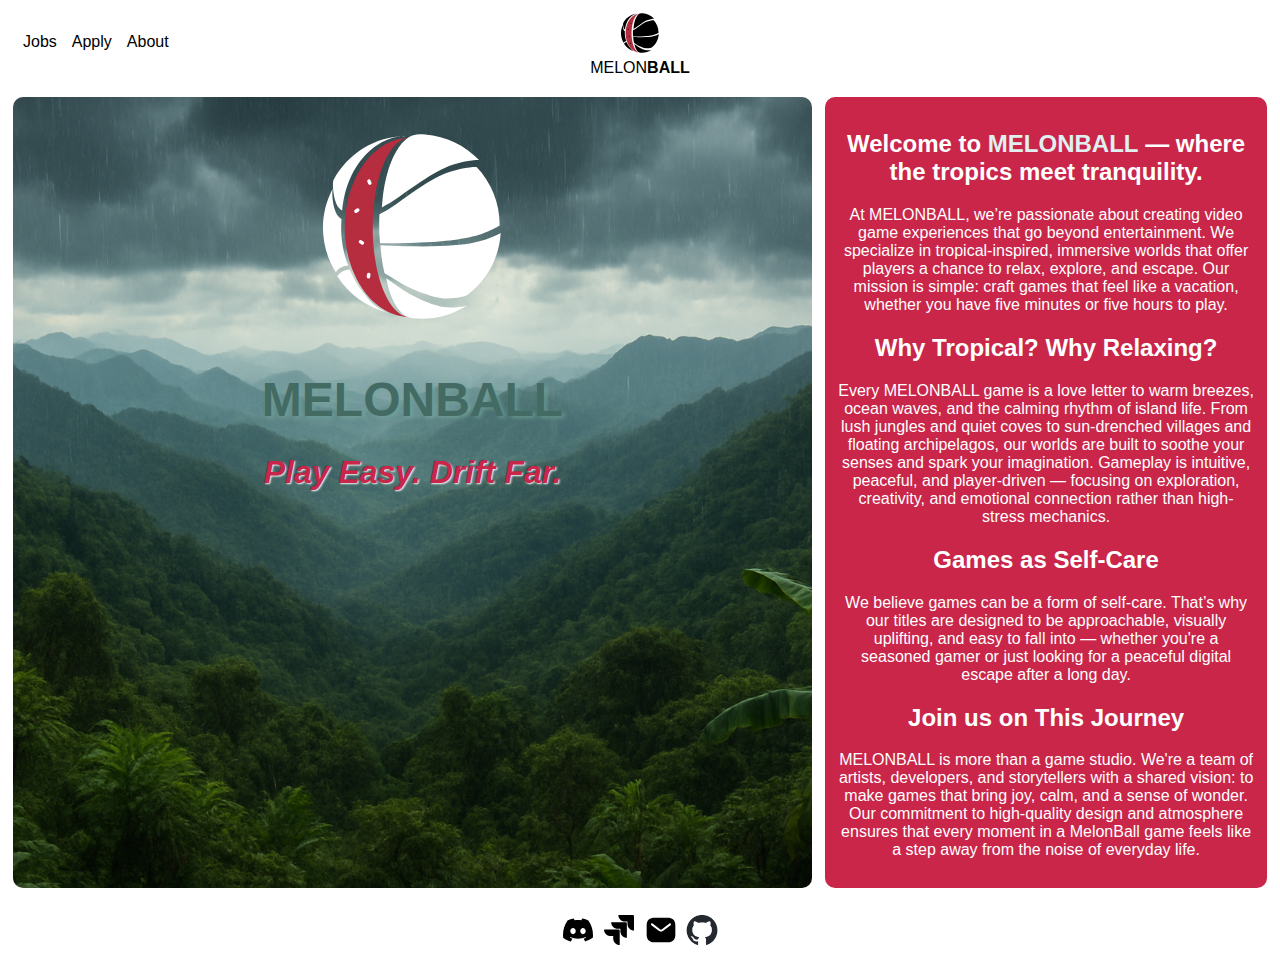
<file: index.html>
<!--
    - Company details (logo, name, slogan, description, image), 
    - common navigation menu, 
    - footer with Jira & GitHub repository link, 
    - email link (info@companyname.com).

    - Must display a background graphic using CSS.

    JIRA Link: 
-->

<!DOCTYPE html>

<html lang="en">
    <head>

        <meta charset="UTF-8">

        <!-- Responsive Web Design -->
        <meta name="viewport" content="width=device-width, initial-scale=1.0">

        <!-- HTML Page Description for SEO -->
        <meta name="description" content="Main landing page for MelonBall, a game development company specializing in tropical, relaxing, immersive games.">

        <!-- Keywords for SEO -->
        <meta name="keywords" content="Melonball, tropical, relaxing, immersive, games">

        <!-- Author Information -->
        <meta name="author" content="Jonah, James, Kia and Duc">

        <!-- Link to external CSS File -->
        <link rel="stylesheet" href="styles/stylessheet.css">

        <!-- Title of Web Page-->
        <title>MelonBall - Play Easy. Drift Far.</title>
        <!-- Embedded CSS for right panel text styling -->
        <style>
          .index_rightpanel h2 {
            color: #ffffff;
          }

          .index_rightpanel p {
            color: #ffffff;
            font-weight: lighter;
          }

          .index_rightpanel a {
            color: #ffffff;
            text-decoration: none;
          }

          .index_rightpanel a:hover {
            text-decoration: underline;
            text-decoration-color: rgb(103, 147, 161);
          }
        </style>
    </head>
    <body>
        <header>
          <!-- Header -->
          <!-- Hamburger Menu -->
          <label class="hamburger_menu" for="hamburger">
            <span class="hidden_text">hidden</span>
            <input type="checkbox" name="hamburger" id="hamburger">
          </label>
          <div class="sidebar">
            <nav>
                <ul>
                  <li><a href="jobs.html">Jobs</a></li>
                  <li><a href="apply.html">Apply</a></li>
                  <li><a href="about.html">About</a></li>
                </ul>
            </nav>
          </div>
          <!-- Normal Header -->
          <div class="header_container">
            <div class="nav_container">
              <nav>
                <ul>
                  <li><a href="jobs.html">Jobs</a></li>
                  <li><a href="apply.html">Apply</a></li>
                  <li><a href="about.html">About</a></li>
                </ul>
              </nav>
            </div>            
            <div class="logo_container">
              <a href="index.html"><img id="logo" src="images/Logo_Black.svg" 
                alt="MELONBALL logo with white curved segments and a bold red stripe, outlined in black" title="MELONBALL Logo">
              </a>
              <p>MELON<strong>BALL</strong></p>
            </div>
            <div class="right_spacer"></div>
          </div>
          <!-- End of Header -->
        </header>
        <main>
        <!--Container for Flexbox that contains nested containers for left and right panel-->
          <div class="index_container">  
            <!--Left Panel with Logo, Company Name and Slogan-->
            <div class="index_leftpanel">
              <div class="index_text-overlay">
                <img id="white_logo" src="images/Logo_White.svg" alt="This is a white outlined version of MELONBALL's Logo against
                a cloudy rainforest" class="index_logo" title="Light MELONBALL Logo">
                <h1><strong>MELONBALL</strong></h1>
                <h2><em>Play Easy. Drift Far.</em></h2>
              </div>
            </div> 
            <!--Text Generated By ChatGPT-->
            <!--Right Panel with accessibility label. Contains info about company-->
            <div class="index_rightpanel" aria-labelledby="Introduction">
              <section id="Introduction">
              <!--Company Description with inline styling for MELONBALL-->
                <h2>Welcome to <strong style="color: #E0F0F0;">MELONBALL</strong> — where the tropics meet tranquility.</h2>
                  <p>
                      At MELONBALL, we’re passionate about creating video game experiences 
                      that go beyond entertainment. We specialize in tropical-inspired, 
                      immersive worlds that offer players a chance to relax, explore, and 
                      escape. Our mission is simple: craft games that feel like a 
                      vacation, whether you have five minutes or five hours to play.
                  </p>
                <h2>Why Tropical? Why Relaxing?</h2>
                  <p>
                      Every MELONBALL game is a love letter to warm breezes, ocean waves,
                      and the calming rhythm of island life. From lush jungles and quiet 
                      coves to sun-drenched villages and floating archipelagos, our worlds
                      are built to soothe your senses and spark your imagination. Gameplay 
                      is intuitive, peaceful, and player-driven — focusing on exploration,
                      creativity, and emotional connection rather than high-stress mechanics.
                  </p>  
                <h2>Games as Self-Care</h2>
                  <p>
                      We believe games can be a form of self-care. That’s why our titles are 
                      designed to be approachable, visually uplifting, and easy to fall into — 
                      whether you're a seasoned gamer or just looking for a peaceful digital 
                      escape after a long day.
                  </p>
                <!--anchor tag that the embedded CSS underlines. Takes to jobs.html-->
                <h2><a href="jobs.html"> Join us on This Journey</a></h2>
                  <p>
                      MELONBALL is more than a game studio. We're a team of artists, developers, 
                      and storytellers with a shared vision: to make games that bring joy, calm, 
                      and a sense of wonder. Our commitment to high-quality design and atmosphere 
                      ensures that every moment in a MelonBall game feels like a step away from the 
                      noise of everyday life.
                  </p>
              </section>
            </div>
          </div>
        </main>
        <!-- Footer with links to Discord, Jira and email-->
        <footer class="footer_container">
          <a href="https://discord.com"><img class="footer_logo" src="images/discord.svg" alt="Our Discord server"></a>
          <a href="https://jonahclydeswin.atlassian.net/jira/software/projects/SCRUM/boards/1/timeline"><img class="footer_logo" src="images/jira.svg" alt="Our Jira board"></a>
          <a href="mailto:info@melonball.com"> <img class="footer_logo" src="images/email.svg" alt="Email us"></a>
          <a href="https://github.com/ThankYouBonsai/Applied_Web_Project_G01.git"><img class="footer_logo" src="images/github-mark.png" alt="Github Repository"> </a>
        </footer>
    </body>
</html>
</file>
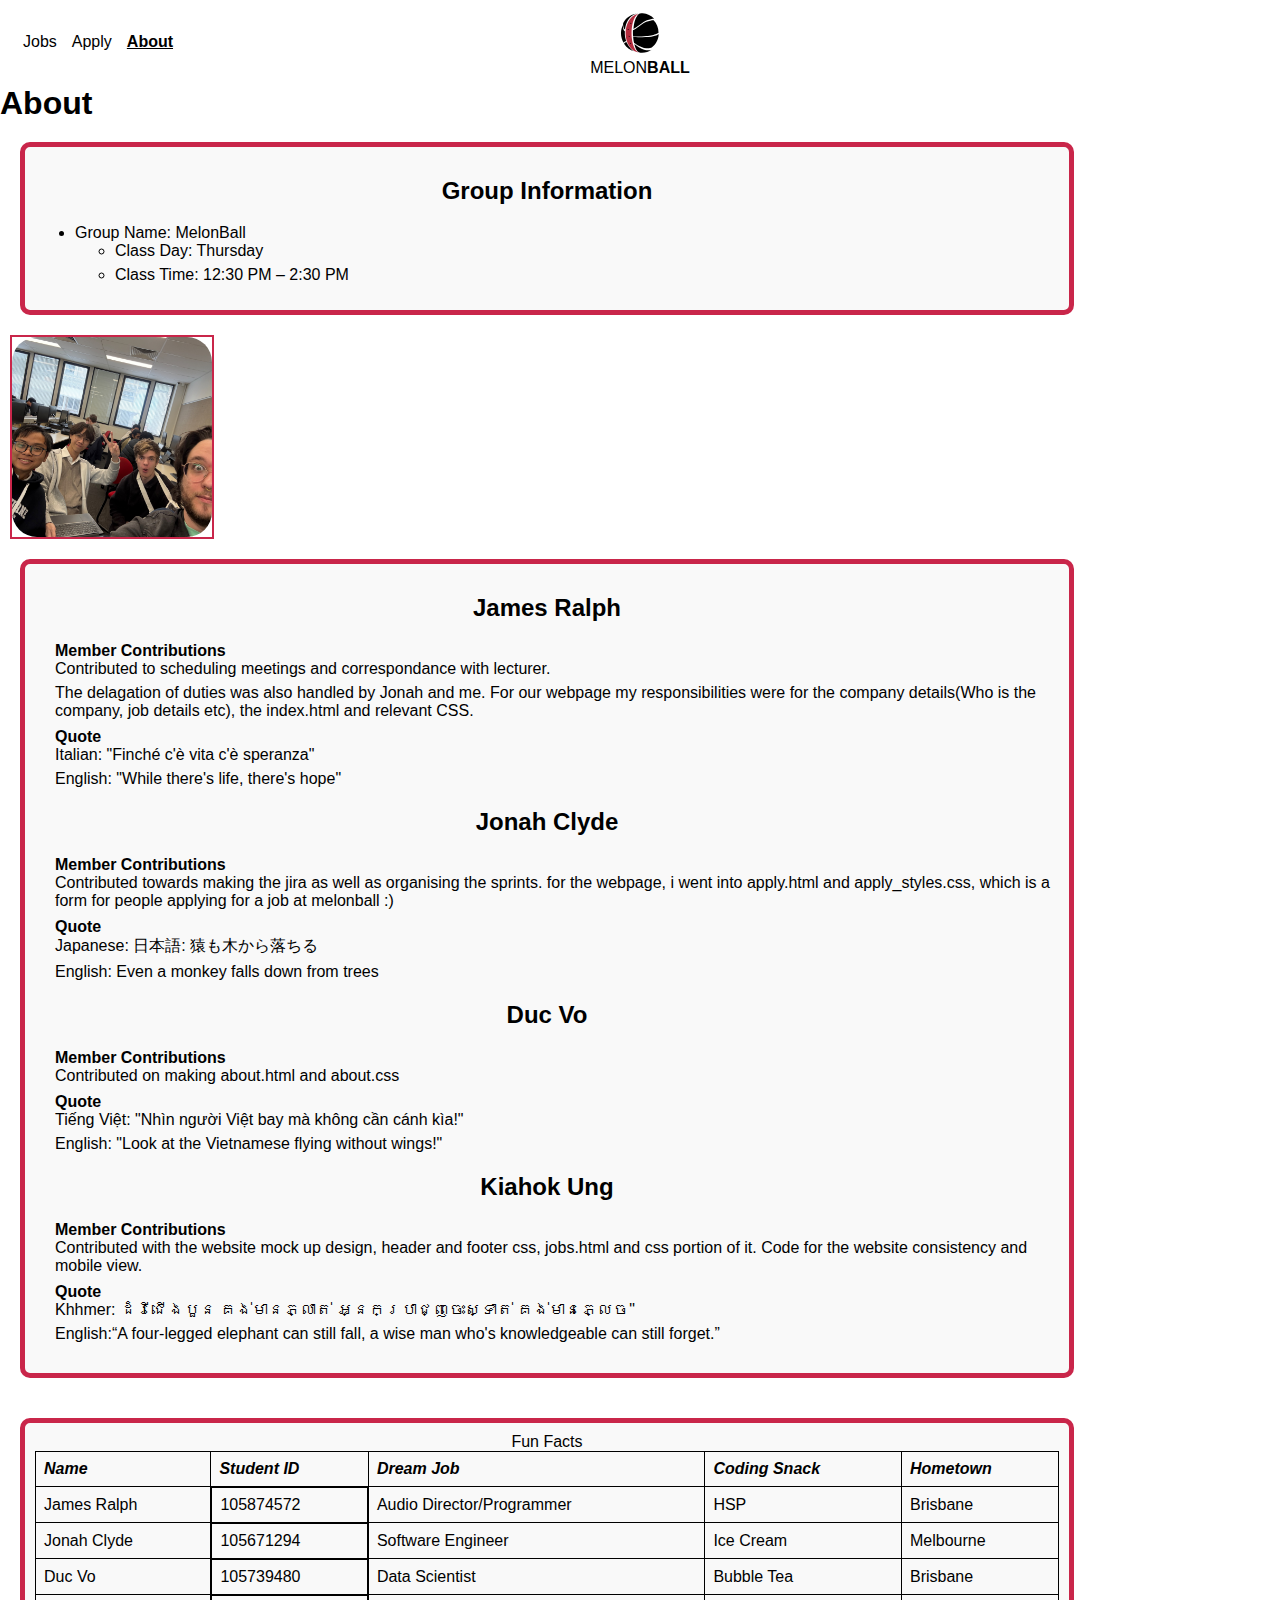
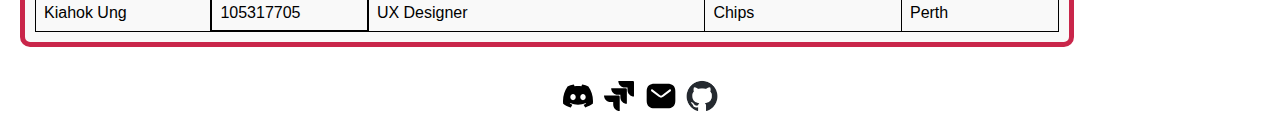
<file: about.html>
<!--Team profile page with:
 - Group name, class day/time (nested list)
 - Member contributions + quotes (definition list; first/favourite language + translation)
 - Group photo (<300KB) with <figure> + caption
 - Fun facts table with caption (eg., dream job, coding snack, hometown)

 - Student IDs styled on right side, group photo in <figure> 
   with border, table with bold headers, colours in hex, hover effects.
-->

<!DOCTYPE html>

<html lang="en">
    <head>

        <meta charset="UTF-8">

        <!-- Responsive Web Design -->
        <meta name="viewport" content="width=device-width, initial-scale=1.0">

        <!-- HTML Page Description for SEO -->
        <meta name="description" content="">

        <!-- Keywords for SEO -->
        <meta name="keywords" content="">

        <!-- Author Information -->
        <meta name="author" content="Jonah, James, Kia and Duc">

        <!-- Link to external CSS File -->
         <link rel="stylesheet" href="styles/stylessheet.css">
        
        <!-- Title of Web Page-->
        <title> About </title>
    </head>
    <body>
       <header>
          <!-- Header -->
          <!-- Hamburger Menu -->
          <label class="hamburger_menu" for="hamburger">
            <span class="hidden_text">hidden</span>
            <input type="checkbox" name="hamburger" id="hamburger">
          </label>
          <div class="sidebar">
            <nav>
                <ul>
                  <li><a href="jobs.html">Jobs</a></li>
                  <li><a href="apply.html">Apply</a></li>
                  <li><a href="about.html" class="activePage">About</a></li>
                </ul>
            </nav>
          </div>
          <!-- Normal Header -->
          <div class="header_container">
            <div class="nav_container">
              <nav>
                <ul>
                  <li><a href="jobs.html">Jobs</a></li>
                  <li><a href="apply.html">Apply</a></li>
                  <li><a href="about.html" class="activePage">About</a></li>
                </ul>
              </nav>
            </div>            
            <div class="logo_container">
              <a href="index.html"><img id="logo" src="images/Logo_Black.svg" alt="This is Melonballs Logo"></a>
              <p>MELON<strong>BALL</strong></p>
            </div>
            <div class="right_spacer"></div>
          </div>
          <!-- End of Header -->
      </header>
        
        <main>
            <h1> About </h1>
              <section class = "about-section">
                <h2>Group Information</h2>
                <ul>
                  <li>Group Name:  MelonBall
                    <ul>
                      <li>Class Day: Thursday</li>
                      <li>Class Time: 12:30 PM – 2:30 PM</li>
                    </ul>
                  </li>
                </ul>
              </section>
            <figure class = "photo-box">
                <img class="group-photo" src="images/group_photo.jpeg" width="220"alt="Group Photo">
                <figcaption> Our Group Photo </figcaption>
            </figure>
            <!--Span for the languages I got from Google AI Summary-->
            <section class = "about-section">
                <h2> James Ralph</h2>
                <dl>
                  <dt>Member Contributions</dt>
                  <dd>Contributed to scheduling meetings and correspondance with lecturer.</dd>
                  <dd>The delagation of duties was also handled by Jonah and me. For our webpage my 
                  responsibilities were for the company details(Who is the company, job details etc),
                  the index.html and relevant CSS. </dd>
                  <dt> Quote </dt>
                  <dd>Italian: <span lang="it">"Finché c'è vita c'è speranza"</span></dd>
                  <dd>English: "While there's life, there's hope"</dd>
                </dl>
                <h2> Jonah Clyde</h2>
                <dl>
                  <dt>Member Contributions</dt>
                  <dd>Contributed towards making the jira as well as organising the sprints. 
                      for the webpage, i went into apply.html and apply_styles.css, which is
                      a form for people applying for a job at melonball :)</dd>
                  <dt> Quote </dt>
                  <dd> Japanese: <span lang="ja">日本語: 猿も木から落ちる</span></dd>
                  <dd> English: Even a monkey falls down from trees</dd>
                </dl>
                <h2> Duc Vo</h2>
                <dl>
                  <dt>Member Contributions</dt>
                  <dd>Contributed on making about.html and about.css</dd>
                  <dt> Quote </dt>
                  <dd> Tiếng Việt: <span lang="vi">"Nhìn người Việt bay mà không cần cánh kìa!"</span></dd>
                  <dd> English: "Look at the Vietnamese flying without wings!" </dd>
                </dl>
                <h2>Kiahok Ung</h2>
                <dl >
                  <dt>Member Contributions</dt>
                  <dd>Contributed with the website mock up design, header and footer css, jobs.html and css 
                      portion of it. Code for the website consistency and mobile view. </dd>
                  <dt> Quote </dt>
                  <dd>Khhmer: <span lang="km">ដំរី​ជើង​បួន គង់​មាន​ភ្លាត់ អ្នកប្រាជ្ញ​ចេះ​ស្ទាត់ គង់​មាន​ភ្លេច"</span></dd>
                  <dd>English:“A four-legged elephant can still fall, a wise man who's knowledgeable can still forget.”</dd>
                </dl>
            </section>
        </main>
            <section class = "about-section">
            <table>
                 <caption>Fun Facts</caption>
                 <thead>
                   <tr>
                     <th> Name </th>
                     <th> Student ID </th>
                     <th> Dream Job </th>
                     <th> Coding Snack </th>
                     <th> Hometown </th>
                   </tr>
                 <tbody>
                   <tr>
                     <td> James Ralph </td>
                     <td class="align_right"> 105874572 </td>
                     <td> Audio Director/Programmer</td>
                     <td> HSP </td>
                     <td> Brisbane </td>
                   </tr>
                   <tr>
                     <td> Jonah Clyde </td>
                     <td class="align_right"> 105671294 </td>
                     <td> Software Engineer </td>
                     <td> Ice Cream </td>
                     <td> Melbourne </td>
                   </tr>
                   <tr>
                     <td> Duc Vo </td>
                     <td class="align_right"> 105739480 </td>
                     <td> Data Scientist </td>
                     <td> Bubble Tea </td>
                     <td> Brisbane </td>
                   </tr>
                   <tr>
                     <td> Kiahok Ung </td>
                     <td class="align_right"> 105317705 </td>
                     <td> UX Designer </td>
                     <td> Chips </td>
                     <td> Perth </td>
                   </tr>
                 </tbody>
               </table>
             </section>   
        <footer class="footer_container">
          <a href="https://discord.com"><img class="footer_logo" src="images/discord.svg" alt="Our Discord server"></a>
          <a href="https://jonahclydeswin.atlassian.net/jira/software/projects/SCRUM/boards/1/timeline"><img class="footer_logo" src="images/jira.svg" alt="Our Jira board"></a>
          <a href="mailto:info@melonball.com"> <img class="footer_logo" src="images/email.svg" alt="Email us"></a>
          <a href="https://github.com/ThankYouBonsai/Applied_Web_Project_G01.git"><img class="footer_logo" src="images/github-mark.png" alt="Github Repository"> </a>
        </footer>
    </body>
</html>
</file>
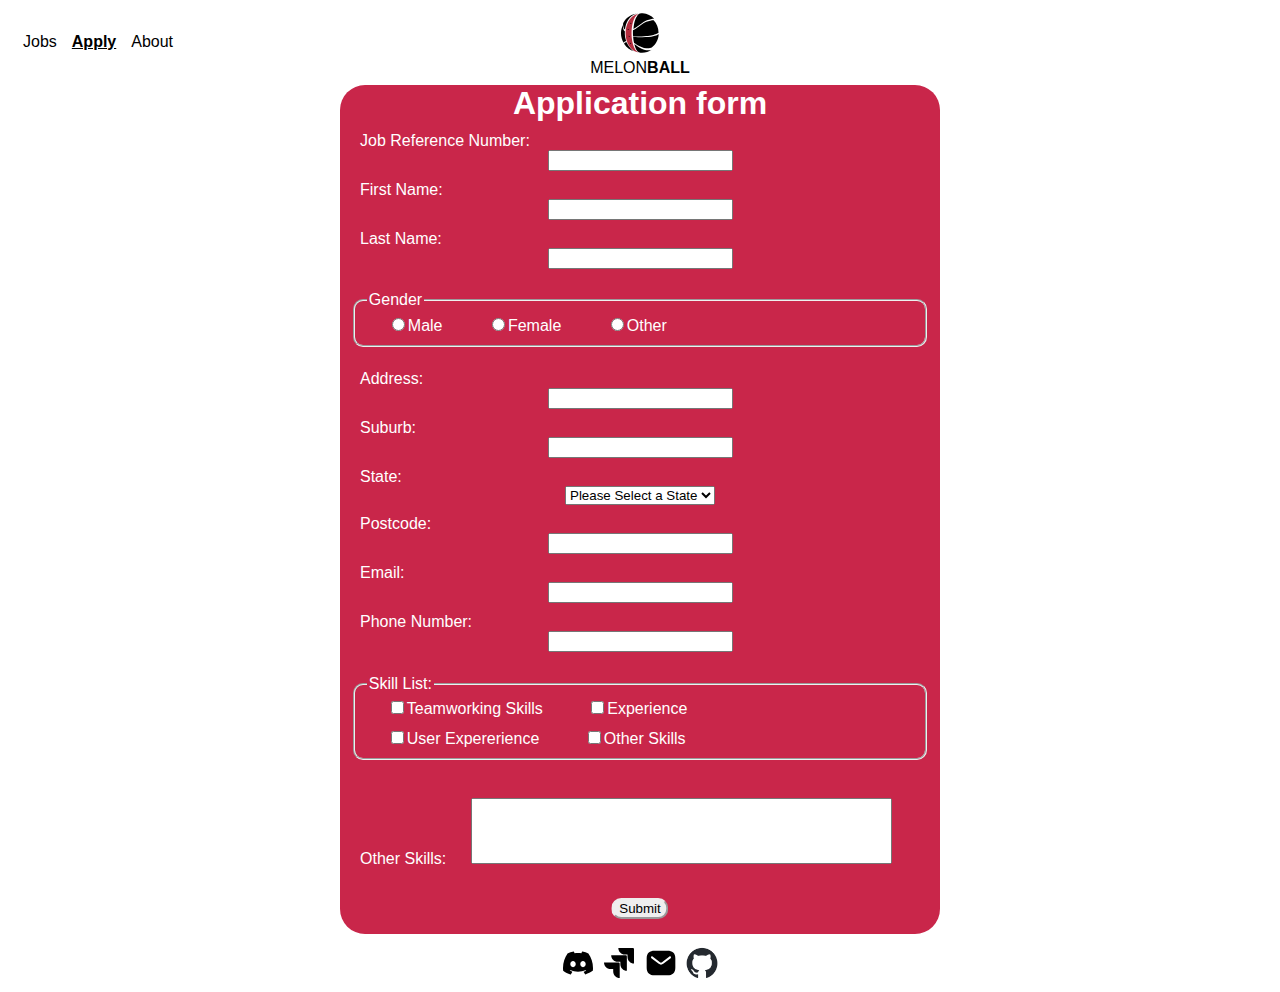
<file: apply.html>
<!--
Job application form with HTML5 validation and POST to formtest.php

- Use Flexbox/Grid for form layout, styled inputs/labels/button.
A Requirement given by the industry guest lecturer.
-->

<!DOCTYPE html>

<html lang="en">
    <head>

        <meta charset="UTF-8">

        <!-- Responsive Web Design -->
        <meta name="viewport" content="width=device-width, initial-scale=1.0">

        <!-- HTML Page Description for SEO -->
        <meta name="description" content="">

        <!-- Keywords for SEO -->
        <meta name="keywords" content="">

        <!-- Author Information -->
        <meta name="author" content="Jonah, James, Kia and Duc">

        <!-- Link to external CSS File -->
        <link rel="stylesheet" href="styles/stylessheet.css">

        <!-- Title of Web Page-->
        <title>MelonBall - Apply</title>

        <!-- HTML in CSS Example-->
        <style>
          #otherskillslabel {margin-top: 15px;}
          #otherskills {margin-top: 15px;}
        </style>
    </head>
    <body>
        <header>
          <!-- Header -->
          <!-- Hamburger Menu -->
          <label class="hamburger_menu" for="hamburger">
            <span class="hidden_text">hidden</span>
            <input type="checkbox" name="hamburger" id="hamburger">
          </label>
          <div class="sidebar">
            <nav>
                <ul>
                  <li><a href="jobs.html">Jobs</a></li>
                  <li><a href="apply.html" class="activePage">Apply</a></li>
                  <li><a href="about.html">About</a></li>
                </ul>
            </nav>
          </div>
          <!-- Normal Header -->
          <div class="header_container">
            <div class="nav_container">
              <nav>
                <ul>
                  <li><a href="jobs.html">Jobs</a></li>
                  <li><a href="apply.html" class="activePage">Apply</a></li>
                  <li><a href="about.html">About</a></li>
                </ul>
              </nav>
            </div>            
            <div class="logo_container">
              <a href="index.html"><img id="logo" src="images/Logo_Black.svg" alt="This is Melonballs Logo"></a>
              <p>MELON<strong>BALL</strong></p>
            </div>
            <div class="right_spacer"></div>
          </div>
          <!-- End of Header -->
        </header>

        <main>
          <!-- Main form -->
            <div class="background-red">
                <h1 id="applicationTitle">Application form</h1>
                <!-- POST form to "formtest.php"-->
                <form action="formtest.php" method="post">

                  <!-- Job Reference Number (Exactly 5 Alphanumeric Characters) -->
                  <label for="referenceNumber">Job Reference Number: </label>
                  <input type="text" id="referenceNumber" pattern="[a-zA-Z]{5}" class="align_right" required>

                  <div class="flex-break"></div>

                  <!-- First Name (Max 20 Alphanumeric Characters) -->
                  <label for="firstName">First Name: </label>
                  <input type="text" id="firstName" pattern="[a-zA-Z]{1,20}" class="align_right" required>

                  <div class="flex-break"></div>

                  <!-- Last Name (Max 20 Alphanumeric Characters) -->
                  <label for="lastName">Last Name: </label>
                  <input type="text" id="lastName" pattern="[a-zA-Z]{1,20}" class="align_right" required>

                  <div class="flex-break"></div>

                  <!-- Gender (Radio Buttons + Fieldset and Legend) -->
                  <fieldset>
                    <legend>Gender</legend>
                    <label for="male"><input type="radio" value="Male" id="male" name="gender">Male</label>
                    <label for="female"><input type="radio" value="Female" id="female" name="gender">Female</label>
                    <label for="other"><input type="radio" value="Other" id="other" name="gender">Other</label>
                  </fieldset>

                  <div class="flex-break"></div>

                  <!-- Street Address (Max 40 Characters)-->
                  <label for="address">Address: </label>
                  <input type="text" id="address" pattern=".{1,40}" class="align_right" required>
                  
                  <div class="flex-break"></div>

                  <!-- Suburb/Town (Max 40 Characters)-->
                  <label for="suburb">Suburb: </label>
                  <input type="text" id="suburb" pattern=".{1,40}" class="align_right" required>

                  <div class="flex-break"></div>

                  <!-- State (DROPDOWN: VIC,NSW,QLD,NT,WA,SA,TAS,ACT) -->
                  <label for="state" id="statelabel">State: </label>
                  <select id="state" name="state" class="align_right">
                    <option value="empty">Please Select a State</option>
                    <option value="VIC">VIC</option>
                    <option value="NSW">NSW</option>
                    <option value="QLD">QLD</option>
                    <option value="NT">NT</option>
                    <option value="WA">WA</option>
                    <option value="SA">SA</option>
                    <option value="TAS">TAS</option>
                    <option value="ACT">ACT</option>
                  </select>

                  <div class="flex-break"></div>

                  <!-- Postcode (Exactly 4 digits)-->
                  <label for="postcode">Postcode: </label>
                  <input type="text" maxlength="4" minlength="4" id="postcode" pattern="[0-9]{4}" class="align_right" required>

                  <div class="flex-break"></div>

                  <!-- Email (valid format) -->
                  <label for="email">Email: </label>
                  <input type="email" id="email" class="align_right" required>

                  <div class="flex-break"></div>

                  <!-- Phone Number (8-12 Digits) -->
                  <label for="number">Phone Number: </label>
                  <input type="text" id="number" pattern="[0-9]{8,12}" class="align_right" required>

                  <div class="flex-break"></div>

                  <!-- Skill List (Checkbox inputs) + inline CSS Example-->
                   <fieldset>
                  <legend style="margin-top: 15px;">Skill List:</legend>
                  <div class="aligncheckboxright">
                    <label for="teamwork"><input type="checkbox" value="teamwork" id="teamwork" name="skills">Teamworking Skills</label>
                    <label for="experience"><input type="checkbox" value="experience" id="experience" name="skills">Experience</label>
                  </div>

                  <div class="flex-break"></div>

                  <div class="aligncheckboxright2">
                    <label for="ux"><input type="checkbox" value="ux" id="ux" name="skills">User Expererience</label>
                    <label for="others"><input type="checkbox" value="others" id="others" name="skills">Other Skills</label>
                  </div>
                  </fieldset>
                  <div class="flex-break"></div>

                  <label for="otherskills" id="otherskillslabel">Other Skills: </label>
                  <textarea id="otherskills" cols="50" rows="4"></textarea>
                  
                  <div class="flex-break"></div>
                  
                  <button id="submitButton">Submit</button>
                </form>
            </div>
        </main>
        <footer class="footer_container">
          <a href="https://discord.com"><img class="footer_logo" src="images/discord.svg" alt="Our Discord server"></a>
          <a href="https://jonahclydeswin.atlassian.net/jira/software/projects/SCRUM/boards/1/timeline"><img class="footer_logo" src="images/jira.svg" alt="Our Jira board"></a>
          <a href="mailto:info@melonball.com"> <img class="footer_logo" src="images/email.svg" alt="Email us"></a>
          <a href="https://github.com/ThankYouBonsai/Applied_Web_Project_G01.git"><img class="footer_logo" src="images/github-mark.png" alt="Github Repository"> </a>
        </footer>
    </body>
</html>
</file>
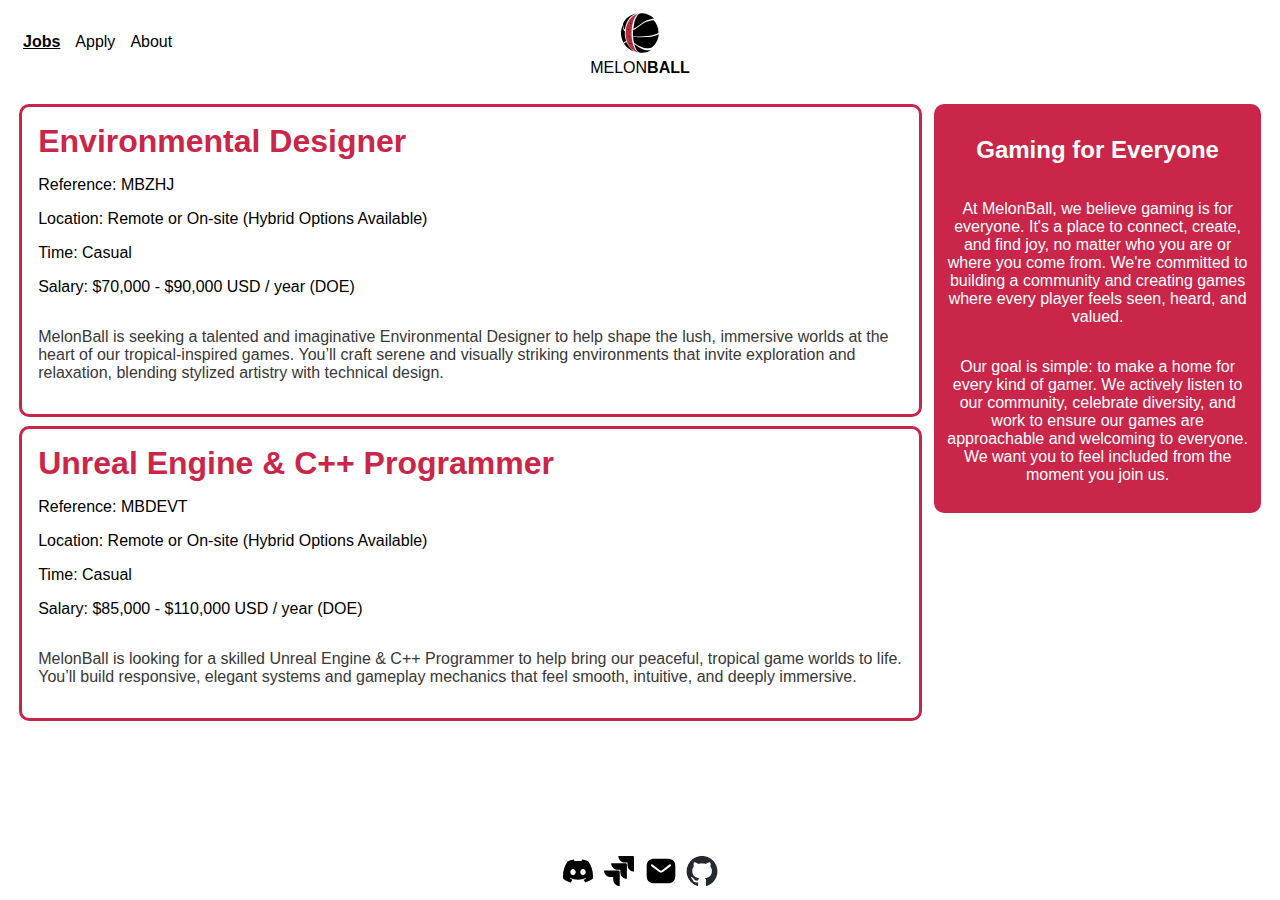
<file: jobs.html>
<!--
    - At least 2 position descriptions using semantic HTML.
    - Must include: reference number (5 alphanumeric), title, short description, 
      salary, reporting line, key responsibilities, essential & preferable 
      requirements.
    - Use headings of at least 2 levels, multiple <section>, one <aside>, 
      one ordered list, one unordered list.
    - Content should be concise, realistic, and tailored to the chosen industry.

    - <aside> styled at 25% width, floated right, with border, margin, padding.
-->

<!DOCTYPE html>

<html lang="en">
    <head>
        <meta charset="UTF-8">

        <!-- Responsive Web Design -->
        <meta name="viewport" content="width=device-width, initial-scale=1.0">

        <!-- HTML Page Description for SEO -->
        <meta name="description" content="">

        <!-- Keywords for SEO -->
        <meta name="keywords" content="">

        <!-- Author Information -->
        <meta name="author" content="Jonah, James, Kia and Duc">

        <!-- Link to external CSS File -->
        <link rel="stylesheet" href="styles/stylessheet.css">

        <!-- Title of Web Page-->
        <title>MELONBALL | Jobs Availability</title>

        <style>
          .job_desc {color: rgb(56, 56, 56);}  
          aside {color: white;}
        </style>
    </head>
    <body>
        <header>
          <!-- Header -->
          <!-- Hamburger Menu -->
          <label class="hamburger_menu" for="hamburger">
            <span class="hidden_text">hidden</span>
            <input type="checkbox" name="hamburger" id="hamburger">
          </label>
          <div class="sidebar">
            <nav>
                <ul>
                  <li><a href="jobs.html" class="activePage">Jobs</a></li>
                  <li><a href="apply.html">Apply</a></li>
                  <li><a href="about.html">About</a></li>
                </ul>
            </nav>
          </div>
          <!-- Normal Header -->
          <div class="header_container">
            <div class="nav_container">
              <nav>
                <ul>
                  <li><a href="jobs.html" class="activePage">Jobs</a></li>
                  <li><a href="apply.html">Apply</a></li>
                  <li><a href="about.html">About</a></li>
                </ul>
              </nav>
            </div>            
            <div class="logo_container">
              <a href="index.html"><img id="logo" src="images/Logo_Black.svg" alt="This is Melonballs Logo"></a>
              <p>MELON<strong>BALL</strong></p>
            </div>
            <div class="right_spacer"></div>
          </div>
          <!-- End of Header -->
        </header>
        <main>
          <!-- main site area -->
          <div class="jobs_container">
            <aside> <!-- Ai generated aside details -->
              <h2>Gaming for Everyone</h2>
              <p>At MelonBall, we believe gaming is for everyone. 
                It's a place to connect, create, and find joy, no matter who you are or where you come from. 
                We&apos;re committed to building a community and creating games where every player feels seen, heard, and valued.
              </p>
              <p>Our goal is simple: to make a home for every kind of gamer. 
                We actively listen to our community, celebrate diversity, and work to ensure our games are approachable and welcoming to everyone. 
                We want you to feel included from the moment you join us.
              </p>
            </aside> <!--  All titles and descriptions are AI generated -->
            <div class="jobs_selection">
              <a class="apply_link" href="apply.html"><div class="jobs">
                <h1 class="job_title" style="color: rgb(201, 38, 74)"><strong>Environmental Designer</strong></h1> <!-- Job 1 -->
                <div class="job_meta">
                  <p>Reference: MBZHJ</p>
                  <p>Location: Remote or On-site (Hybrid Options Available)</p>
                  <p>Time: Casual</p>
                  <p>Salary: $70,000 - $90,000 USD / year (DOE)</p>
                </div>
                <div class="job_desc">
                  <p>MelonBall is seeking a talented and imaginative Environmental Designer to help shape the lush, immersive worlds at the heart of our tropical-inspired games. You’ll craft serene and visually striking environments that invite exploration and relaxation, blending stylized artistry with technical design.</p>
                </div>
                <div class="job_info">
                  <p>About the role: <br> MelonBall is seeking a talented and imaginative Environmental Designer to help 
                    shape the lush, immersive worlds at the heart of our tropical-inspired games. 
                    You&apos;ll craft serene and visually striking environments that invite exploration 
                    and relaxation, blending stylized artistry with technical design.
                  </p>
                  <p><strong>Essential Requirements:</strong></p>
                  <ul>
                    <li>3+ years of professional experience in 3D environmental design for games</li>
                    <li>Strong portfolio showcasing stylized or naturalistic 3D environments</li>
                    <li>Proficiency in Unreal Engine (particularly World Building tools and Level Streaming)</li>
                    <li>Excellent understanding of composition, scale, lighting, and color theory</li>
                    <li>Ability to work independently and collaboratively in a fast-paced, creative environment</li>
                  </ul>
                  <p><strong>Key Responsibilities:</strong></p>
                  <ul>
                    <li>Design and build immersive outdoor and indoor environments using Unreal Engine</li>
                    <li>Create level layouts that balance beauty, gameplay flow, and storytelling</li>
                    <li>Translate 2D concepts into compelling 3D scenes with strong composition and atmosphere</li>
                    <li>Collaborate with lighting, animation, and VFX teams to achieve cohesive world design</li>
                    <li>Optimize environments for performance and visual fidelity across platforms</li>
                    <li>Contribute to environmental storytelling and the overall player journey</li>
                    <li>Participate in playtests and iterate on feedback to refine world design</li>
                  </ul>
                </div>
              </div></a>
              <a class="apply_link" href="apply.html"><div class="jobs">
                <h1 class="job_title" style="color: rgb(201, 38, 74)"><strong>Unreal Engine & C++ Programmer</strong></h1> <!-- Job 2-->
                <div class="job_meta">
                  <p>Reference: MBDEVT</p>
                  <p>Location: Remote or On-site (Hybrid Options Available)</p>
                  <p>Time: Casual</p>
                  <p>Salary: $85,000 - $110,000 USD / year (DOE)</p>
                </div>
                <div class="job_desc">
                  <p>MelonBall is looking for a skilled Unreal Engine & C++ Programmer to help bring our peaceful, tropical game worlds to life. You’ll build responsive, elegant systems and gameplay mechanics that feel smooth, intuitive, and deeply immersive.</p>
                </div>
                <div class="job_info">
                  <p>About the role: <br> MelonBall is seeking a talented and imaginative Environmental Designer to help 
                    shape the lush, immersive worlds at the heart of our tropical-inspired games. 
                    You&apos;ll craft serene and visually striking environments that invite exploration 
                    and relaxation, blending stylized artistry with technical design.
                  </p>
                  <p><strong>Essential Requirements:</strong></p>
                  <ul>
                    <li>3+ years of experience with Unreal Engine and C++ in game development</li>
                    <li>Implement mechanics related to exploration, interaction, and world simulation</li>
                    <li>Experience developing and optimizing gameplay systems</li>
                    <li>Familiarity with Blueprints and how to bridge them with C++ code</li>
                    <li>Ability to write clean, modular, and well-documented code</li>
                  </ul>
                  <p><strong>Key Responsibilities:</strong></p>
                  <ul>
                    <li>Develop and maintain gameplay systems in Unreal Engine using C++</li>
                    <li>Create level layouts that balance beauty, gameplay flow, and storytelling</li>
                    <li>Optimize game code for performance across PC, console, and mobile platforms</li>
                    <li>Work closely with designers to prototype and refine new features</li>
                    <li>Debug and resolve issues across the codebase</li>
                    <li>Assist in integrating art and animation assets into the engine</li>
                    <li>Contribute to internal documentation and development tools</li>
                  </ul>
                </div>
              </div></a>
            </div>
          </div>
          <!-- End of main site area -->
        </main>
        <footer class="footer_container">
          <a href="https://discord.com"><img class="footer_logo" src="images/discord.svg" alt="Our Discord server"></a>
          <a href="https://jonahclydeswin.atlassian.net/jira/software/projects/SCRUM/boards/1/timeline"><img class="footer_logo" src="images/jira.svg" alt="Our Jira board"></a>
          <a href="mailto:info@melonball.com"> <img class="footer_logo" src="images/email.svg" alt="Email us"></a>
          <a href="https://github.com/ThankYouBonsai/Applied_Web_Project_G01.git"><img class="footer_logo" src="images/github-mark.png" alt="Github Repository"> </a>
        </footer>
    </body>
</html>
</file>
<file: styles/stylessheet.css>
/*
filename: stylessheet.css
author: Kiahok, James, Duc, Jonah,
created: 10/09/2025
last modified: 26/09/2025
description: style sheets for html
*/


/* CSS Variable */
 :root { /* :root is a Pseudo-Class Selector and will overwrite html rule but mainly use for variable*/
  --crimson_red: rgb(201, 38, 74);
  --bar_width: 35px;
  --bar_height: 6px;
  --hamburger_gap: 3px;
  --foreground: black;
  --background: white;
  --hamburger_margin: 30px;
  --animation_timing: 200ms ease-in-out;
  --hamburger_height: calc(var(--bar_height) * 3 
  + var(--hamburger_gap) * 2);
  --border_radius: 10px;
}

/* Global CSS */

* { /* Font family for the site [I asked AI to pick some of the most common used font and enter them here] */
  font-family: "Segoe UI", "Roboto",
  "Helvetica Neue", "Arial", "sans-serif",
  "Apple Color Emoji", "Segoe UI Emoji",
  "Segoe UI Symbol";
}

/* ------------------- Start of the header ------------------- */

header { /* Makes the header stick to the top of the screen */
  position: sticky;
  /* display: flex; */
  top: 0;
  z-index: 100;
  max-height: fit-content;
  background-color: var(--background);
  /* border-radius: var(--border_radius); */
}

.header_container { /* Flex container containing all 3 parts of the header */
  display: flex;
  flex-grow: 1;
  flex-direction: row;
  justify-content: space-between;
  align-items: center;
  background-color: rgb(255, 255, 255);
}

.nav_container { /* Flex container containing the 1/3 of the header */
  flex-grow: 1; /* This give space to the first container */
  flex-basis: 0; /* This make sure that the content won't affect the space given above */
}

.nav_container ul { /* This block remove the list style and makes the list to a horizontal*/
  display: flex;
  flex-direction: row;
  padding: 0;
  margin: 0;
  list-style: none;
}

.nav_container li { 
  padding-left: 15px;
}

.nav_container li a { 
  text-decoration: none;
  color: black;
}

.nav_container li a.activePage { /* Underline the current page, make sure to add .activePage to the page current anchor link for this to work. */
  text-decoration: underline;
  font-weight: bold;
}

/* Makes the logo and the text below it */
.logo_container{
  display: flex;
  flex-direction: column;
  align-items: center;
  flex-grow: 1;
}

.logo_container p {
  font-size: clamp(8px, 2vw, 16px);
  padding: 0;
  margin: 0;
}

#logo {
  min-width: 4em;
  max-width: 15%;
}

.right_spacer { /* spacer for the right side of the header to make logo centered */
  flex-grow: 1; 
}

.hamburger_menu {
  display: none;
}

/* ------------------- End of the header ------------------- */

/* ------------------- aside ------------------- */

aside {
  display: flex;
  flex-direction: column;
  flex-basis: 25%;
  padding: 0.8em;
  margin: 0.5vw;
  text-align: center;
  background-color: var(--crimson_red);
  border-radius: var(--border_radius);
}

/* ------------------- End of aside ------------------- */

/* ------------------- footer ------------------- */

footer {
  /* display: flex; */
  background-color: var(--background);
  max-height: fit-content;
}

.footer_container {
  display: flex;
  flex-direction: row;
  justify-content: center;
  align-items: center;
}

.footer_logo {
  margin: 0.3em;
  width: 2em;
}

/* ------------------- End of footer ------------------- */

/* ------------------- page consistency setup ------------------- */

html, body {
  height: 100%; /* Ensures HTML and body fill the entire viewport */
  margin: 0;
}

body {
  display: flex;
  flex-direction: column;
  overflow-x: auto;
}

header {
  flex-grow: 1;
  padding: 0.5em;
}
main {
  flex-grow: 1; /* Allows the main content to take up all available space */
}

footer {
  flex-grow: 1;
  padding: 0.5em;
}

fieldset {
  border-radius: var(--border_radius);
}

h1 {
  padding: 0;
  margin: 0;
}

/* ------------------- End of page consistency setup ------------------- */

/* ------------------- mobile/tablet view setup ------------------- */

/* for jobs page */

@media (max-width: 768px) {
  .jobs_container {
    padding: 0;
    margin: 0;
  }
  
  .jobs_selection {
    margin: 0;
    padding: 0;
  }
  
  .jobs {
    padding: 0;
    margin: 0;
    margin-bottom: 0.8em;
    min-height: 20em;
  }

  aside {
    margin-left: 1vw;
  }

/* for jobs page */

  .nav_container {
    display: none;
  }

  .right_spacer {
    display: none;
  }
  .hamburger_menu {
  display: flex;
  }
}

/* ------------------- End of mobile/tablet view setup ------------------- */
/* ------------------- About page ------------------- */
.group-photo {
    position: relative;
    border-radius: 25px;
    left: 50%;
    transform: translateX(-50%);
}

.grname {
    float: left;
    text-align: justify;
    width: 80%;
}

.about-section {
  
  text-align: center;
  margin: auto;
  width: 80%;
  margin-bottom: 20px; /* Space between sections */
  padding: 10px; /* Padding inside each section */
  border: 1px solid #ccc; /* Optional border for visual separation */
  border-radius: var(--border_radius); /* Rounded corners */
  background-color: #f9f9f9; /* Light background color */
}
.photo-box {
  margin: 0;
  text-align: center;
}
.photo-box {
  width: 200px;
  height: 200px;
  overflow: hidden;
  object-position: right;;
  margin: 10px;
  border: 2px solid var(--crimson_red);
}
.photo-box img {
  width: 100%;
  height: 100%;
  object-fit: cover;   /* crop instead of stretch */
}

  .about-section {
    text-align: center;
    margin: auto;
    width: 80%;
    margin: 20px; /* Space between sections */
    border: 5px solid var(--crimson_red);
    padding: 10px;
  }
  .about-section dl {
  margin: 0 0 20px 0;
  padding-left: 20px;
  text-align: left;
  }
  .about-section dt {
  font-weight: bold;
  margin-top: 8px;
  text-align: left;
  }
  .about-section dd {
  margin-left: 0;
  margin-bottom: 6px;
  text-align: left;
  }
img {
  display: flex;
}
.about-section ul {
  text-align: left;
}
.about-section li {
  text-align: left;
  margin-bottom: 6px;
}
.about-section thead {
  font-style: italic;
}
.about-section table {
  border: 1px solid black;
  border-collapse: collapse;
  width: 100%;
} 
.about-section th, .about-section td {
  border: 1px solid black;
  padding: 8px;
  text-align: left;
}
  /* ------------------- End of About page ------------------- */

  /* ------ Hamburger menu from this tut: https://youtu.be/dAIVbLrAb_U ------*/ 

label[for="hamburger"] span {
  display: none;
}

.hamburger_menu[for="hamburger"] {
  --x_width: calc(var(--hamburger_height) * 1.41421356237);
  flex-direction: column;
  gap: var(--hamburger_gap);
  width: max-content;
  position: absolute;
  top: var(--hamburger_margin);
  left: var(--hamburger_margin);
  z-index: 2;
  cursor: pointer;
}

.hamburger_menu input {
  appearance: none;
  padding: 0;
  margin: 0;
  outline: none;
  pointer-events: none;
}

.hamburger_menu::before, .hamburger_menu::after, .hamburger_menu input {
  content: "";
  width: var(--bar_width);
  height: var(--bar_height);
  background-color: var(--foreground);
  border-radius: 900px;
  transform-origin: left center;
  transition: opacity var(--animation_timing), width var(--animation_timing),
  rotate var(--animation_timing), translate var(--animation_timing),
  background-color var(--animation_timing);
}

.hamburger_menu:has(input:checked)::before {
  rotate: 45deg;
  width: var(--x_width);
  translate: 0 calc(var(--bar_height) / -2);
}

.hamburger_menu:has(input:checked)::after {
  rotate: -45deg;
  width: var(--x_width);
  translate: 0 calc(var(--bar_height) / 2);
}

.hamburger_menu input:checked {
  opacity: 0;
  width: 0;
} 

.sidebar {
  translate: -150%;
  transition: translate var(--animation_timing);
  position: absolute;
  display: flex;
  flex-direction: column;
  justify-content: center;
  margin-top: calc(var(--hamburger_margin) + var(--hamburger_height) + 0.5rem);
  padding: calc(var(--bar_width) / 2);
  background-color: var(--crimson_red);
  color: var(--background);
  max-width: 10rem;
  text-align: center;
  border-radius: 10px;
}

.sidebar ul {
  display: flex;
  flex-direction: column;
  padding: 0;
  margin: 0;
  list-style: none;
}

.sidebar a {
  text-decoration: none;
  color: white;
}

.sidebar li {
  padding-bottom: 10px;
  padding-top: 10px;
}

.sidebar li a.activePage { /* Underline the current page, make sure to add .activePage to the page current anchor link for this to work. */
  text-decoration: underline;
  font-weight: bold;
}

.hamburger_menu:has(input:checked) + .sidebar { /* the + is adjacent sibling combinator only works if they are sibling in the html */
  translate: 0;
} 

/* ------------------- End of hamburger menu ------------------- */

/* ------------------ Jobs Page ------------------ */

.jobs_container {
  display: flex;
  flex-direction: row-reverse;
  align-items: flex-start;
  align-content: space-evenly;
  margin: 0.8em;
}

.jobs_selection {
  display: flex;
  flex-basis: 75%;
  flex-direction: column;
  margin: 0.5vw;
}

.jobs {
  display: flex;
  flex-direction: column;
  padding: 1em;
  min-height: 13em;
  border: 0.2em;
  margin-bottom: 1vh;
  border-style: solid;
  border-radius: var(--border_radius);
  border-color: var(--crimson_red)
}

.jobs .job_title .job_desc .job_meta{
  display: block;
}

.job_info {
  display: none;
}

.jobs:hover {
  cursor: pointer;
  border: 0.2em;
  border: solid black; /* Correct border syntax */
}

.jobs:hover .job_desc,
.jobs:hover .job_meta {
  display: none;
}

.jobs:hover .job_info {
  display: block;
}

.apply_link {
  text-decoration: none;
  color: black;
}

/* ------------------ End of Jobs Page ------------------ */

/* ------------------ Start of Index Page ------------------ */
/*Main Contanier for both panels. Places in a row, nowrap ensures same line*/
.index_container {
  display: flex;
  flex-direction: row;
  flex-wrap: nowrap;
  margin: 0.8em;
}
/*Left Panel with background image, logo, company name and slogan*/
.index_leftpanel {
  display: flex;
  flex-direction: row;
  justify-content: center;
  text-align: center;
  width: 65%;
  min-height: 40vh;
  /*Image generated with ChatGPT: "High View, Tropical but rainy mountain"*/
  background-image: url('../images/Mountain.png');
  background-size: cover;
  background-position: center;
  padding: 0.8em;
  margin-right: 0.8em;
  border-radius: var(--border_radius);
}

.index_text-overlay img {
  max-width: 100%;
  height: auto;
  object-fit: contain;
}

.index_text-overlay h1 {
  font-size: clamp(2rem, 5vw, 3rem); /* Responsive font size: minimum, preferred 5% of viewport, Max *//*Learnt through Copilot*/
  color: #436B64; /*This Colour was chosen to creat a more accessible contrast*/
  text-shadow: 3px 2px 4px rgba(115, 164, 152, 0.7);
  margin: 0.5em 0;
}

.index_text-overlay h2 {
  font-size: 2rem;
  font-weight: bold;
  color: var(--crimson_red);
  text-shadow: 1px 1px 2px #fff, 0 0 1px #000; /* Add subtle black shadow for outline */
}

.index_rightpanel {
  display: flex;
  flex-direction: column;
  min-height: 40vh;
  width: 35%;
  padding: 0.8em;
  justify-content: center;
  text-align: center;
  background-color: var(--crimson_red);
  border-radius: var(--border_radius);
}

/* ------------------ End of Index Page ------------------ */

/* ------------------ Apply Page ------------------ */

.background-red{
    display: inline-block;
    background-color:  var(--crimson_red);
    color: lightgray;
    text-align: center;
    position: relative;
    border-radius: 25px;
    left: 50%;
    transform: translateX(-50%);
    height: fit-content;
    width: 600px;
}

.background-red form {
  text-align: left;
  width: 100%;
}

.align_right {
  display: flex;
  margin: 0 auto;
}

.background-red form label {
  padding-right: 20px;
  padding-left: 20px;
}

.flex-break {
  display: flex;
  flex-basis: 100%; 
  height: 0;
  padding-top: 10px;
}

.background-red footer {
    clear: both;
    text-align: center;
    padding: 20px;
    background-color: #f8f8f8;
    border-top: 1px solid #eee;
}

#submitButton {
  margin-top: 20px;
  border-color: #eee;
  border-radius: 10px;
  position: relative;
  left: 50%;
  transform: translateX(-50%);
  margin-bottom: 15px;
}

.background-red textarea { resize: none;}

.background-red label {
  color: white;
}

.background-red fieldset {
  margin: 1vw;
}

.background-red h1 {
  color: white;
  margin-bottom: 10px;
}
.background-red legend {
  color: white;
}

/* ------------------ End of Apply Page ------------------ */
</file>
